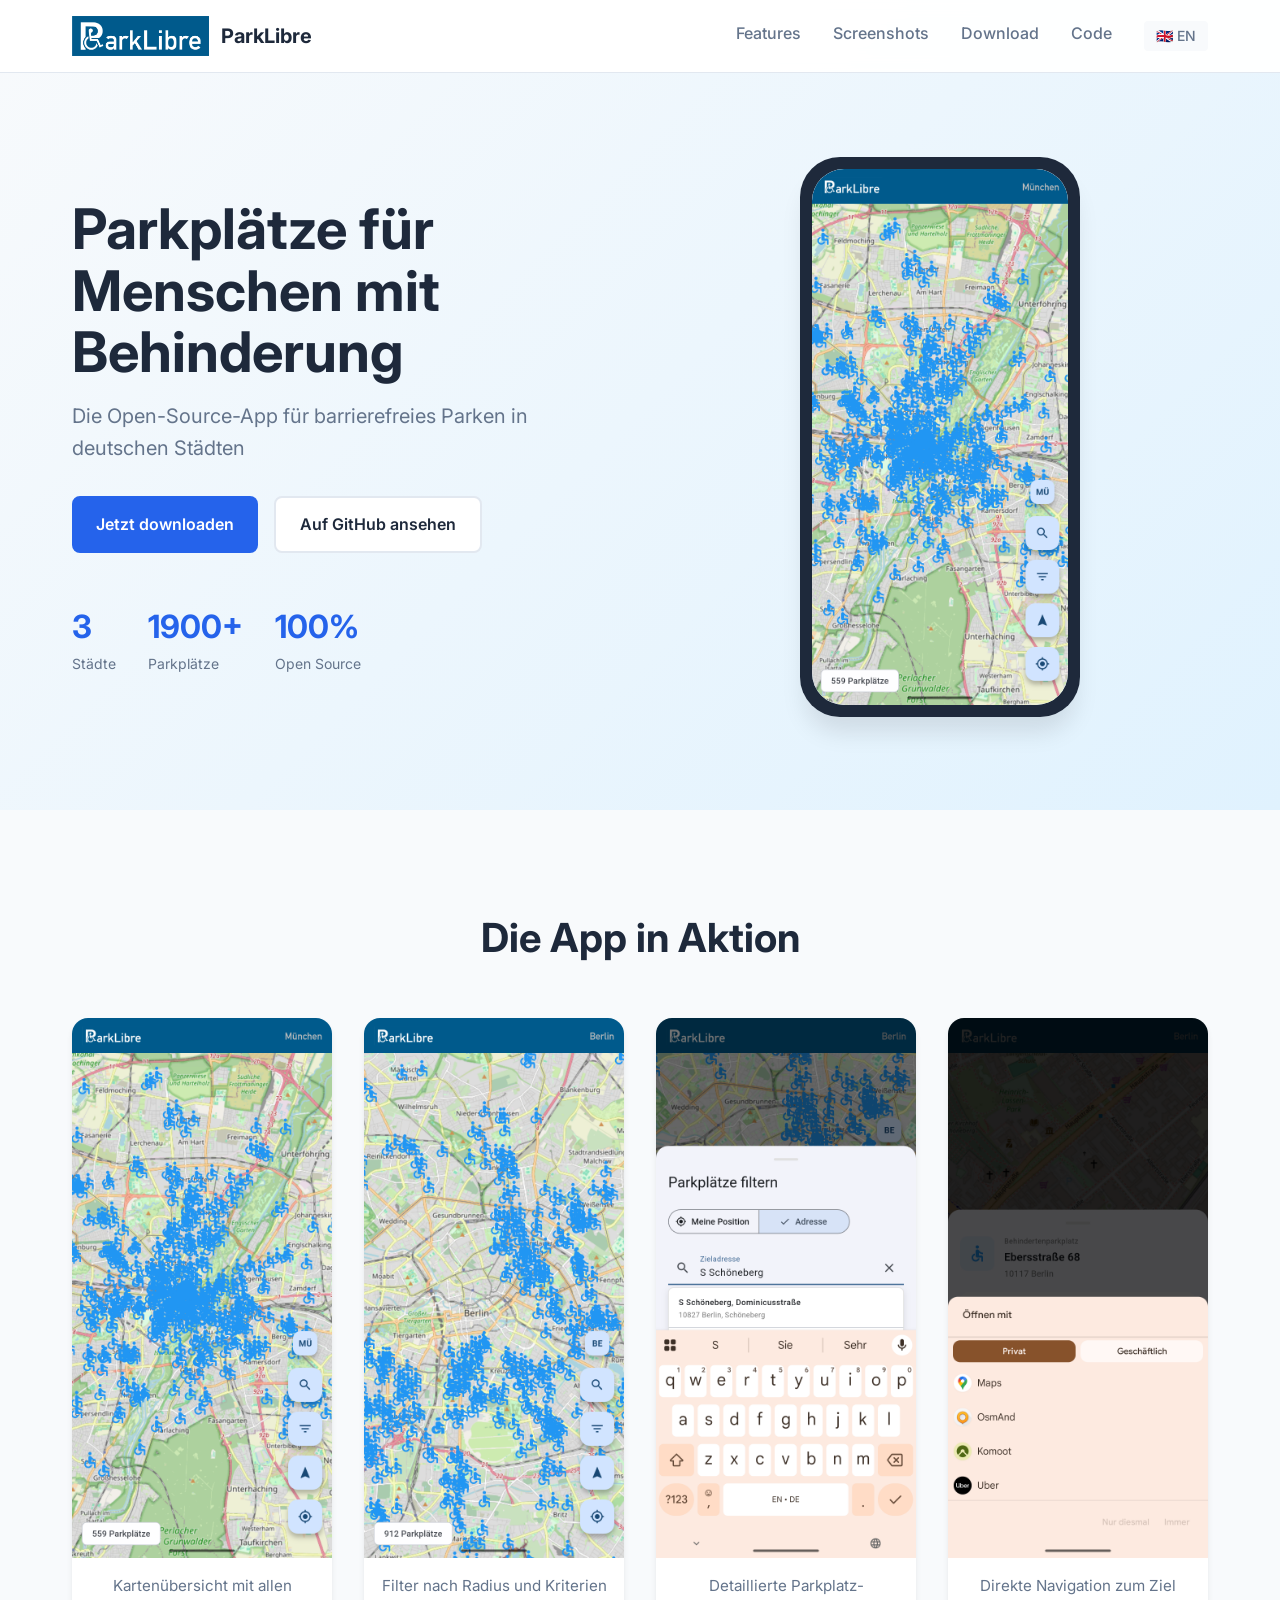
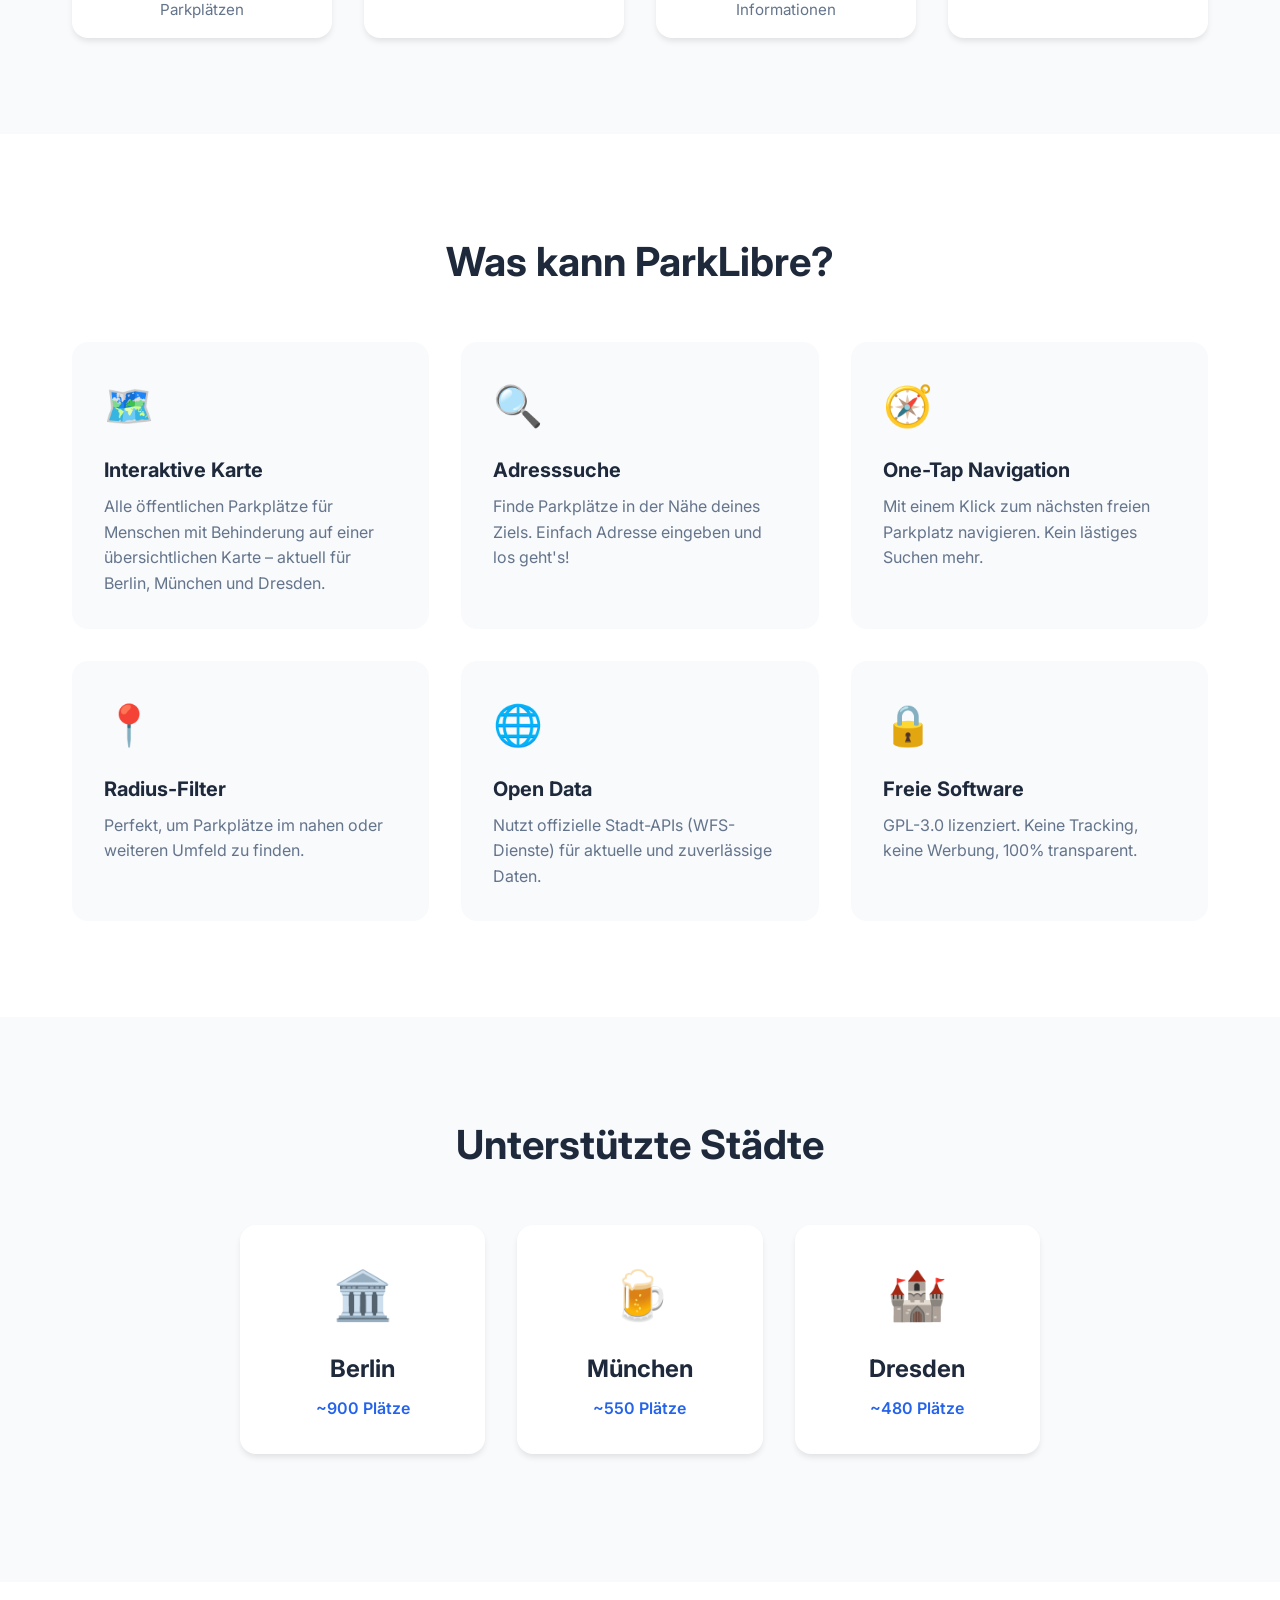
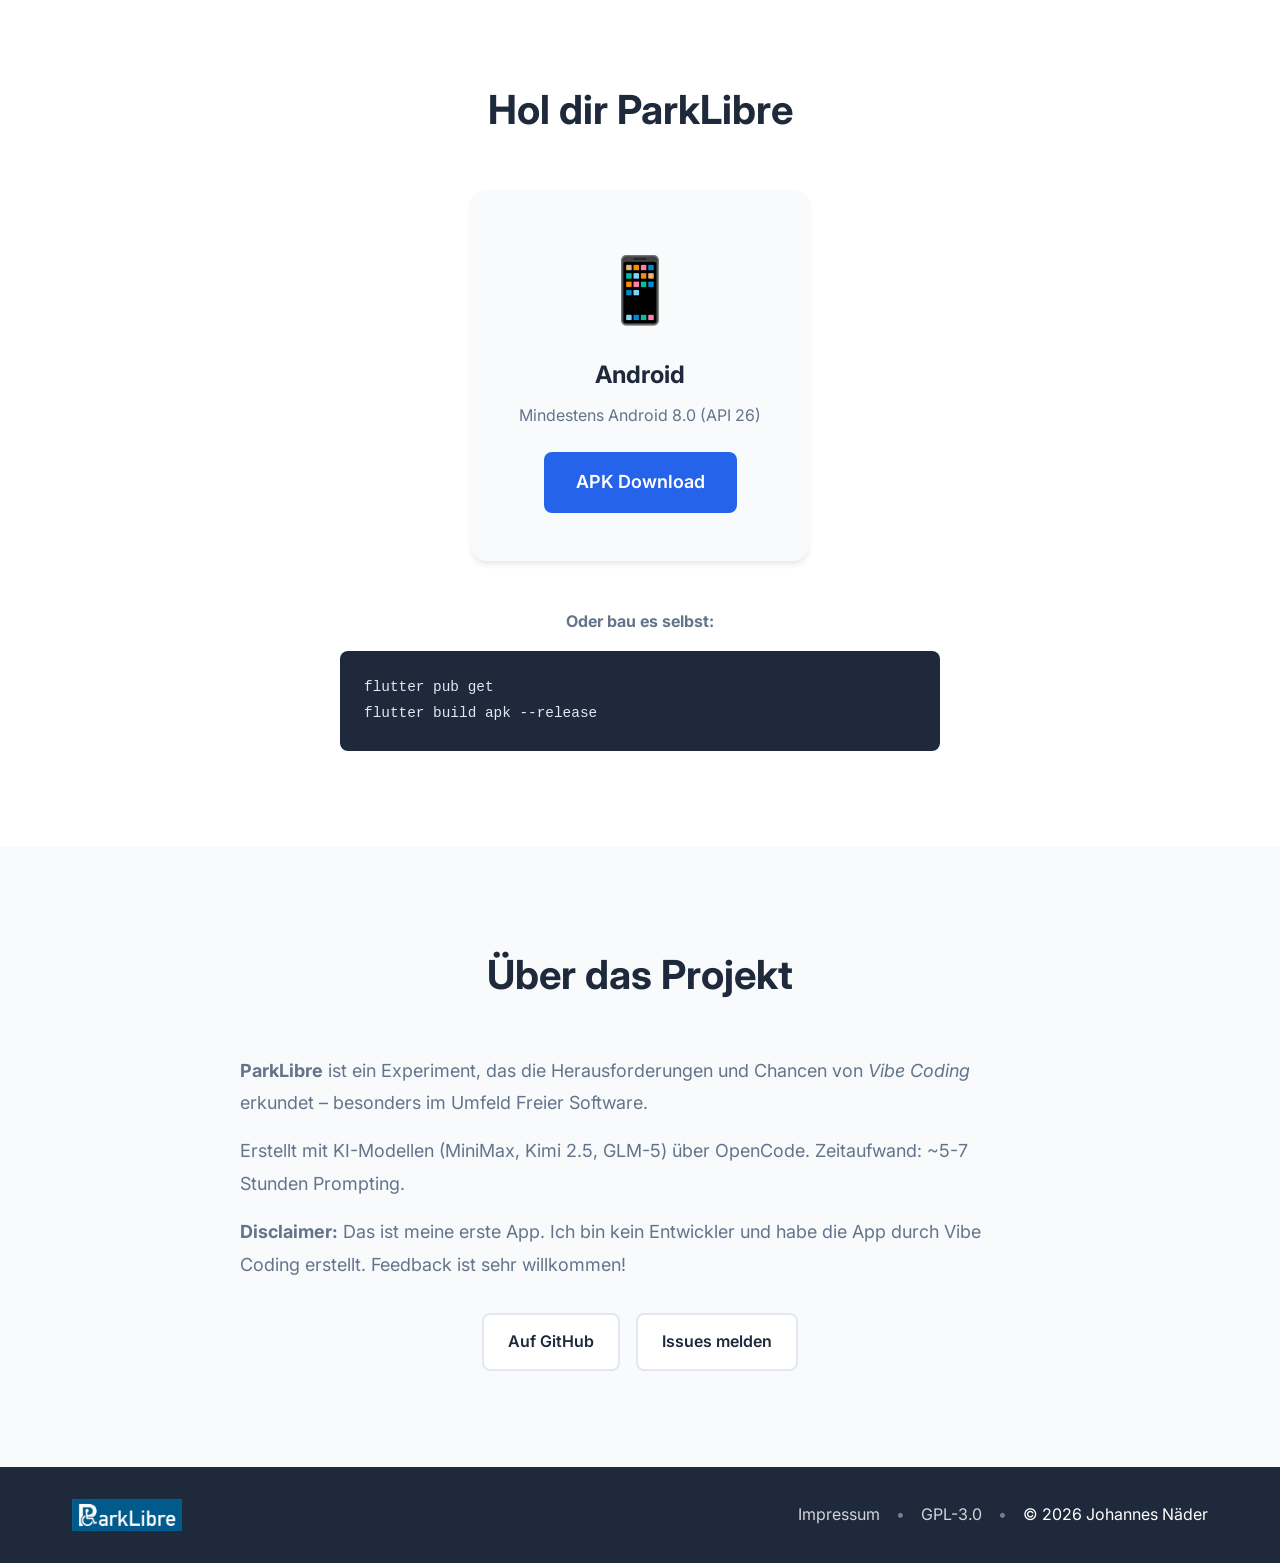
<file: index.html>
<!DOCTYPE html>
<html lang="de">
<head>
    <meta charset="UTF-8">
    <meta name="viewport" content="width=device-width, initial-scale=1.0">
    <title>ParkLibre - Parkplätze für Menschen mit Behinderung</title>
    <link rel="stylesheet" href="styles.css">
    <link href="https://fonts.googleapis.com/css2?family=Inter:wght@400;600;700&display=swap" rel="stylesheet">
</head>
<body>
    <nav class="navbar">
        <div class="container">
            <div class="logo">
                <img src="assets/logo_parklibre.png" alt="ParkLibre Logo">
                <span>ParkLibre</span>
            </div>
            <div class="nav-links">
                <a href="#features">Features</a>
                <a href="#screenshots">Screenshots</a>
                <a href="#download">Download</a>
                <a href="https://github.com/johasjaguar/parklibre" target="_blank">Code</a>
                <a href="index-en.html" class="lang-switch">🇬🇧 EN</a>
            </div>
        </div>
    </nav>

    <header class="hero">
        <div class="container">
            <div class="hero-content">
                <h1>Parkplätze für Menschen mit Behinderung</h1>
                <p class="subtitle">Die Open-Source-App für barrierefreies Parken in deutschen Städten</p>
                <div class="cta-buttons">
                    <a href="#download" class="btn btn-primary">Jetzt downloaden</a>
                    <a href="https://github.com/johasjaguar/parklibre" class="btn btn-secondary">Auf GitHub ansehen</a>
                </div>
                <div class="stats">
                    <div class="stat">
                        <span class="stat-number">3</span>
                        <span class="stat-label">Städte</span>
                    </div>
                    <div class="stat">
                        <span class="stat-number">1900+</span>
                        <span class="stat-label">Parkplätze</span>
                    </div>
                    <div class="stat">
                        <span class="stat-number">100%</span>
                        <span class="stat-label">Open Source</span>
                    </div>
                </div>
            </div>
            <div class="hero-visual">
                <div class="phone-mockup">
                    <div class="phone-screen">
                        <img src="assets/01_map_overview.png" alt="ParkLibre App Screenshot" class="app-screenshot">
                    </div>
                </div>
            </div>
        </div>
    </header>

    <section id="screenshots" class="screenshots">
        <div class="container">
            <h2>Die App in Aktion</h2>
            <div class="screenshots-grid">
                <div class="screenshot-card">
                    <img src="assets/01_map_overview.png" alt="Kartenübersicht">
                    <p>Kartenübersicht mit allen Parkplätzen</p>
                </div>
                <div class="screenshot-card">
                    <img src="assets/02_filter_sheet.png" alt="Filter">
                    <p>Filter nach Radius und Kriterien</p>
                </div>
                <div class="screenshot-card">
                    <img src="assets/03_parking_details.png" alt="Details">
                    <p>Detaillierte Parkplatz-Informationen</p>
                </div>
                <div class="screenshot-card">
                    <img src="assets/04_navigation_info.png" alt="Navigation">
                    <p>Direkte Navigation zum Ziel</p>
                </div>
            </div>
        </div>
    </section>

    <section id="features" class="features">
        <div class="container">
            <h2>Was kann ParkLibre?</h2>
            <div class="features-grid">
                <div class="feature-card">
                    <div class="feature-icon">🗺️</div>
                    <h3>Interaktive Karte</h3>
                    <p>Alle öffentlichen Parkplätze für Menschen mit Behinderung auf einer übersichtlichen Karte – aktuell für Berlin, München und Dresden.</p>
                </div>
                <div class="feature-card">
                    <div class="feature-icon">🔍</div>
                    <h3>Adresssuche</h3>
                    <p>Finde Parkplätze in der Nähe deines Ziels. Einfach Adresse eingeben und los geht's!</p>
                </div>
                <div class="feature-card">
                    <div class="feature-icon">🧭</div>
                    <h3>One-Tap Navigation</h3>
                    <p>Mit einem Klick zum nächsten freien Parkplatz navigieren. Kein lästiges Suchen mehr.</p>
                </div>
                <div class="feature-card">
                    <div class="feature-icon">📍</div>
                    <h3>Radius-Filter</h3>
                    <p>Perfekt, um Parkplätze im nahen oder weiteren Umfeld zu finden.</p>
                </div>
                <div class="feature-card">
                    <div class="feature-icon">🌐</div>
                    <h3>Open Data</h3>
                    <p>Nutzt offizielle Stadt-APIs (WFS-Dienste) für aktuelle und zuverlässige Daten.</p>
                </div>
                <div class="feature-card">
                    <div class="feature-icon">🔒</div>
                    <h3>Freie Software</h3>
                    <p>GPL-3.0 lizenziert. Keine Tracking, keine Werbung, 100% transparent.</p>
                </div>
            </div>
        </div>
    </section>

    <section id="cities" class="cities">
        <div class="container">
            <h2>Unterstützte Städte</h2>
            <div class="cities-grid">
                <div class="city-card">
                    <div class="city-icon">🏛️</div>
                    <h3>Berlin</h3>
                    <span class="city-count">~900 Plätze</span>
                </div>
                <div class="city-card">
                    <div class="city-icon">🍺</div>
                    <h3>München</h3>
                    <span class="city-count">~550 Plätze</span>
                </div>
                <div class="city-card">
                    <div class="city-icon">🏰</div>
                    <h3>Dresden</h3>
                    <span class="city-count">~480 Plätze</span>
                </div>
            </div>
        </div>
    </section>

    <section id="download" class="download">
        <div class="container">
            <h2>Hol dir ParkLibre</h2>
            <div class="download-content">
                <div class="download-card">
                    <div class="platform-icon">📱</div>
                    <h3>Android</h3>
                    <p>Mindestens Android 8.0 (API 26)</p>
                    <a href="https://github.com/johasjaguar/parklibre/releases" class="btn btn-primary btn-large">APK Download</a>
                </div>
            </div>
            <div class="build-info">
                <h4>Oder bau es selbst:</h4>
                <pre><code>flutter pub get
flutter build apk --release</code></pre>
            </div>
        </div>
    </section>

    <section class="about">
        <div class="container">
            <h2>Über das Projekt</h2>
            <div class="about-content">
                <div class="about-text">
                    <p><strong>ParkLibre</strong> ist ein Experiment, das die Herausforderungen und Chancen von <em>Vibe Coding</em> erkundet – besonders im Umfeld Freier Software.</p>
                    <p>Erstellt mit KI-Modellen (MiniMax, Kimi 2.5, GLM-5) über OpenCode. Zeitaufwand: ~5-7 Stunden Prompting.</p>
                    <p><strong>Disclaimer:</strong> Das ist meine erste App. Ich bin kein Entwickler und habe die App durch Vibe Coding erstellt. Feedback ist sehr willkommen!</p>
                </div>
                <div class="about-links">
                    <a href="https://github.com/johasjaguar/parklibre" class="btn btn-secondary">Auf GitHub</a>
                    <a href="https://github.com/johasjaguar/parklibre/issues" class="btn btn-secondary">Issues melden</a>
                </div>
            </div>
        </div>
    </section>

    <footer class="footer">
        <div class="container">
            <div class="footer-content">
                <div class="footer-logo">
                    <img src="assets/logo_parklibre.png" alt="ParkLibre">
                </div>
                <div class="footer-links">
                    <a href="impressum.html">Impressum</a>
                    <span class="separator">•</span>
                    <a href="LICENSES/GPL-3.0-or-later.txt">GPL-3.0</a>
                    <span class="separator">•</span>
                    <span>© 2026 Johannes Näder</span>
                </div>
            </div>
        </div>
    </footer>
</body>
</html>
</file>
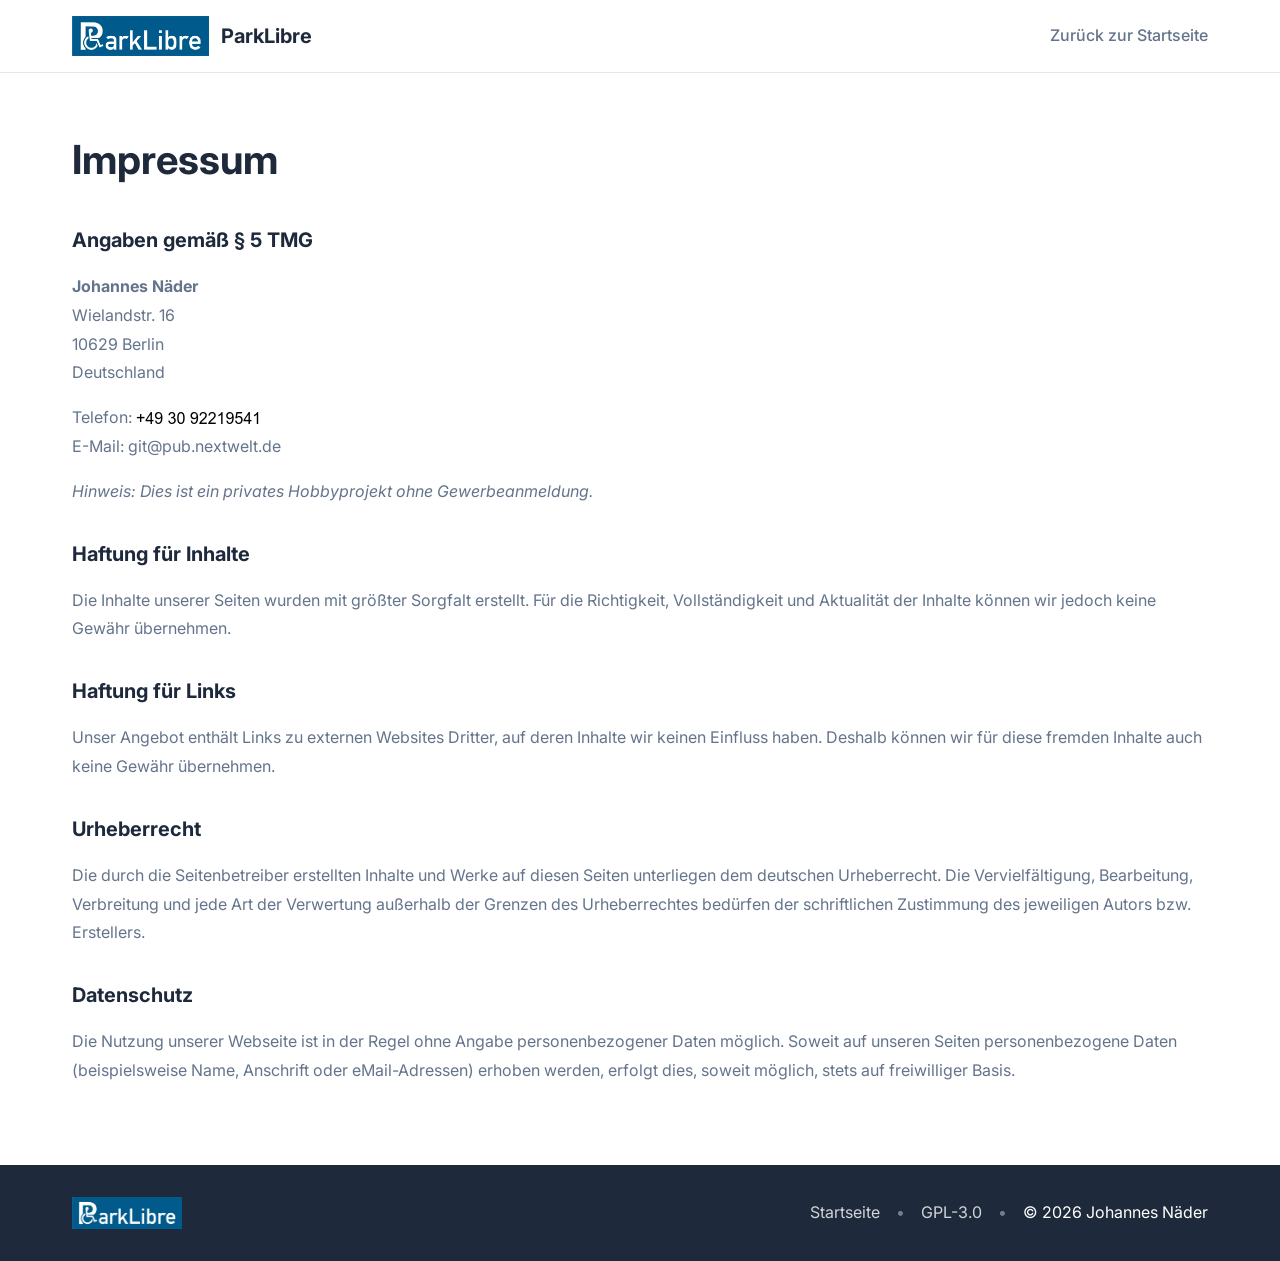
<file: impressum.html>
<!DOCTYPE html>
<html lang="de">
<head>
    <meta charset="UTF-8">
    <meta name="viewport" content="width=device-width, initial-scale=1.0">
    <title>Impressum - ParkLibre</title>
    <link rel="stylesheet" href="styles.css">
    <link href="https://fonts.googleapis.com/css2?family=Inter:wght@400;600;700&display=swap" rel="stylesheet">
</head>
<body>
    <nav class="navbar">
        <div class="container">
            <div class="logo">
                <img src="assets/logo_parklibre.png" alt="ParkLibre Logo">
                <span>ParkLibre</span>
            </div>
            <div class="nav-links">
                <a href="index.html">Zurück zur Startseite</a>
            </div>
        </div>
    </nav>

    <section class="legal-content">
        <div class="container">
            <h1>Impressum</h1>
            
            <h2>Angaben gemäß § 5 TMG</h2>
            <p>
                <strong>Johannes Näder</strong><br>
                Wielandstr. 16<br>
                10629 Berlin<br>
                Deutschland
            </p>
            <p>
                Telefon: <img src="assets/phone_number.png" alt="+49 30 92219541" style="vertical-align: middle; height: 20px;"><br>
                E-Mail: git@pub.nextwelt.de
            </p>
            <p>
                <em>Hinweis: Dies ist ein privates Hobbyprojekt ohne Gewerbeanmeldung.</em>
            </p>

            <h2>Haftung für Inhalte</h2>
            <p>
                Die Inhalte unserer Seiten wurden mit größter Sorgfalt erstellt. Für die Richtigkeit, 
                Vollständigkeit und Aktualität der Inhalte können wir jedoch keine Gewähr übernehmen.
            </p>

            <h2>Haftung für Links</h2>
            <p>
                Unser Angebot enthält Links zu externen Websites Dritter, auf deren Inhalte wir keinen 
                Einfluss haben. Deshalb können wir für diese fremden Inhalte auch keine Gewähr übernehmen.
            </p>

            <h2>Urheberrecht</h2>
            <p>
                Die durch die Seitenbetreiber erstellten Inhalte und Werke auf diesen Seiten unterliegen 
                dem deutschen Urheberrecht. Die Vervielfältigung, Bearbeitung, Verbreitung und jede Art 
                der Verwertung außerhalb der Grenzen des Urheberrechtes bedürfen der schriftlichen 
                Zustimmung des jeweiligen Autors bzw. Erstellers.
            </p>

            <h2>Datenschutz</h2>
            <p>
                Die Nutzung unserer Webseite ist in der Regel ohne Angabe personenbezogener Daten möglich. 
                Soweit auf unseren Seiten personenbezogene Daten (beispielsweise Name, Anschrift oder 
                eMail-Adressen) erhoben werden, erfolgt dies, soweit möglich, stets auf freiwilliger Basis.
            </p>
        </div>
    </section>

    <footer class="footer">
        <div class="container">
            <div class="footer-content">
                <div class="footer-logo">
                    <img src="assets/logo_parklibre.png" alt="ParkLibre">
                </div>
                <div class="footer-links">
                    <a href="index.html">Startseite</a>
                    <span class="separator">•</span>
                    <a href="LICENSES/GPL-3.0-or-later.txt">GPL-3.0</a>
                    <span class="separator">•</span>
                    <span>© 2026 Johannes Näder</span>
                </div>
            </div>
        </div>
    </footer>
</body>
</html>
</file>
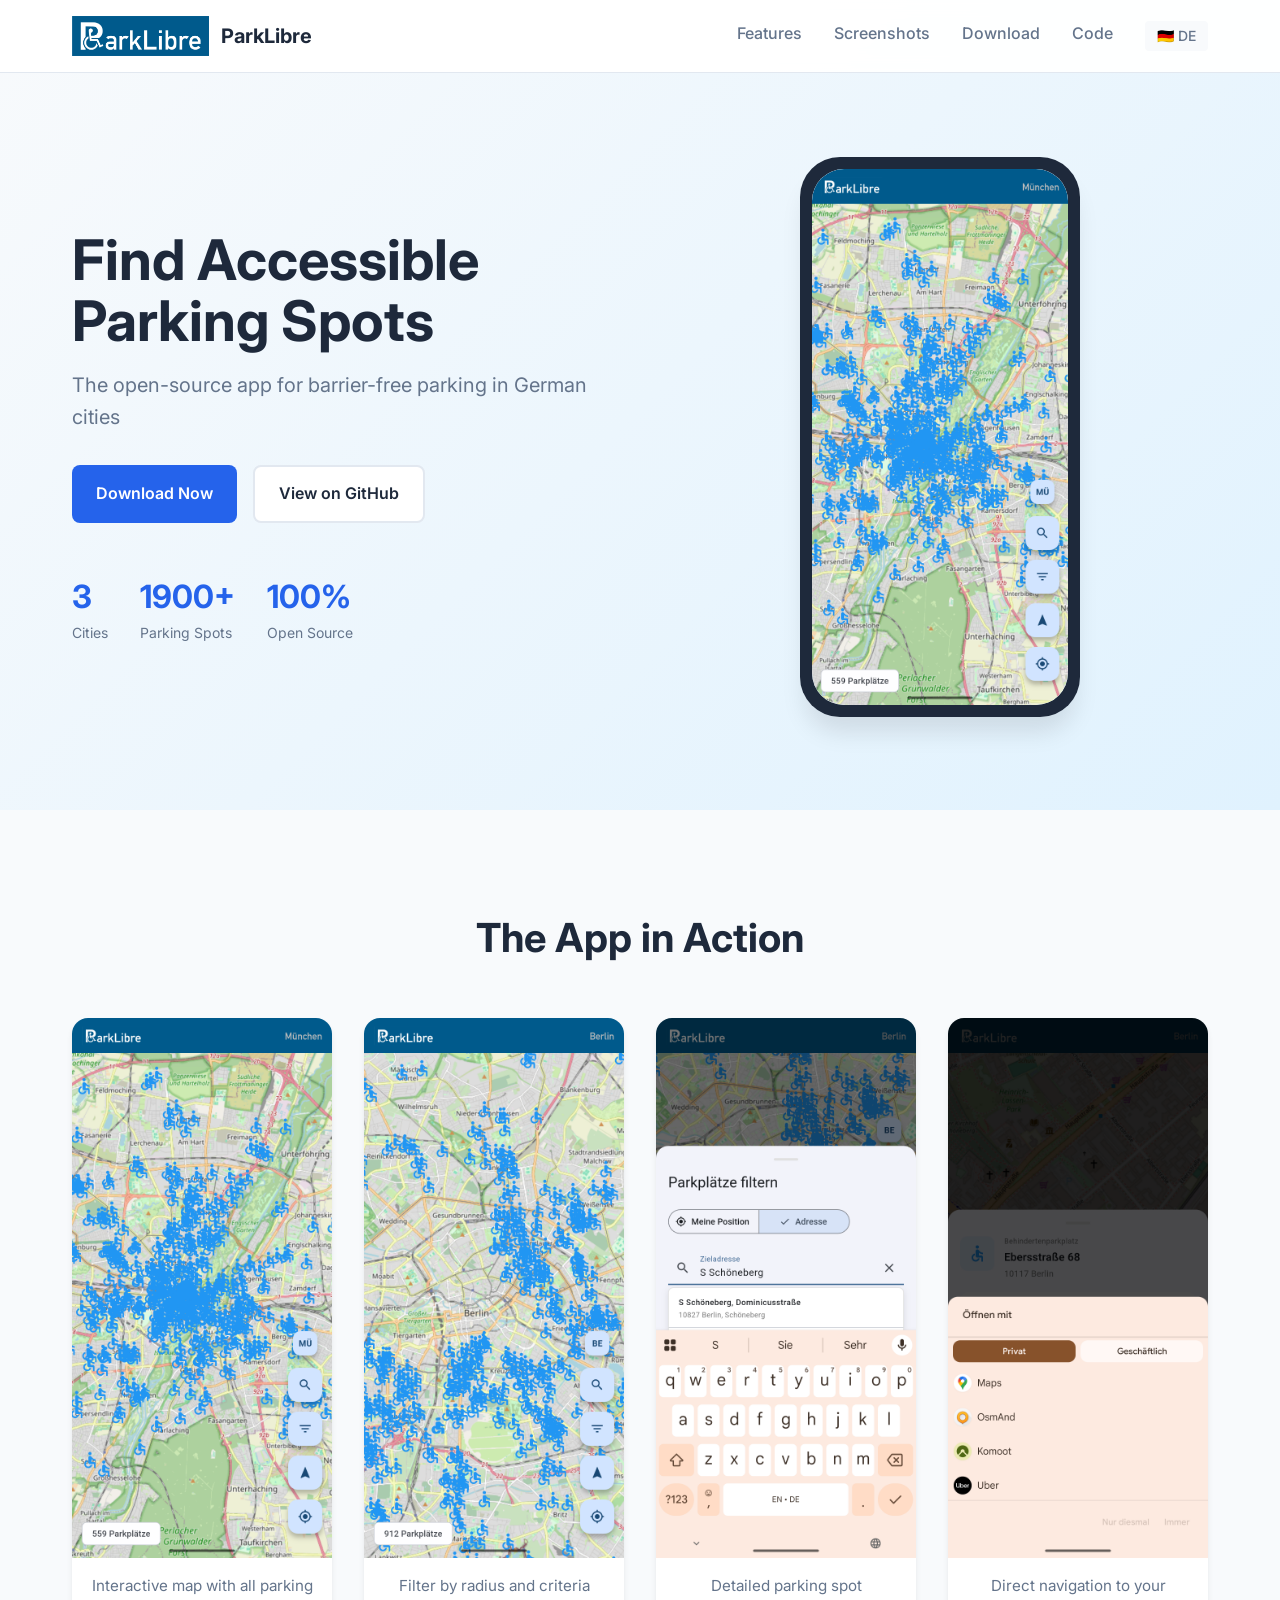
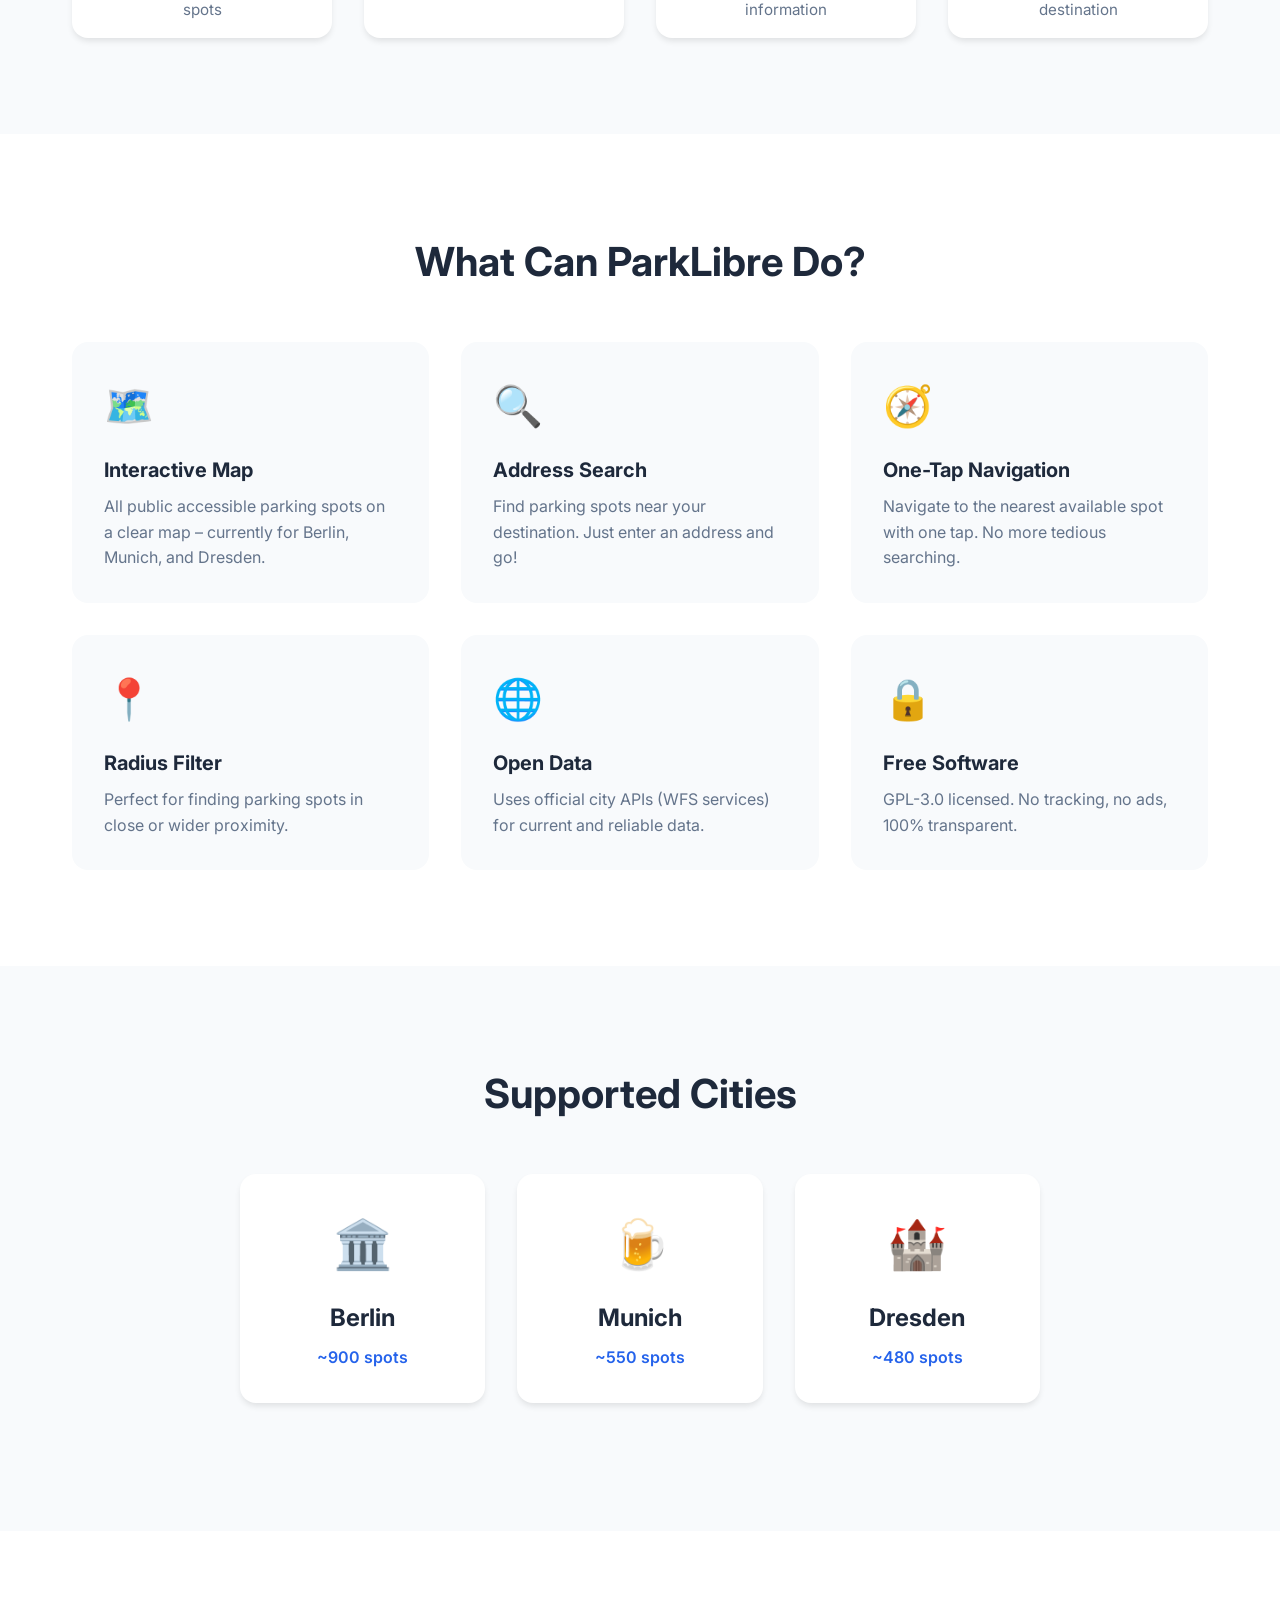
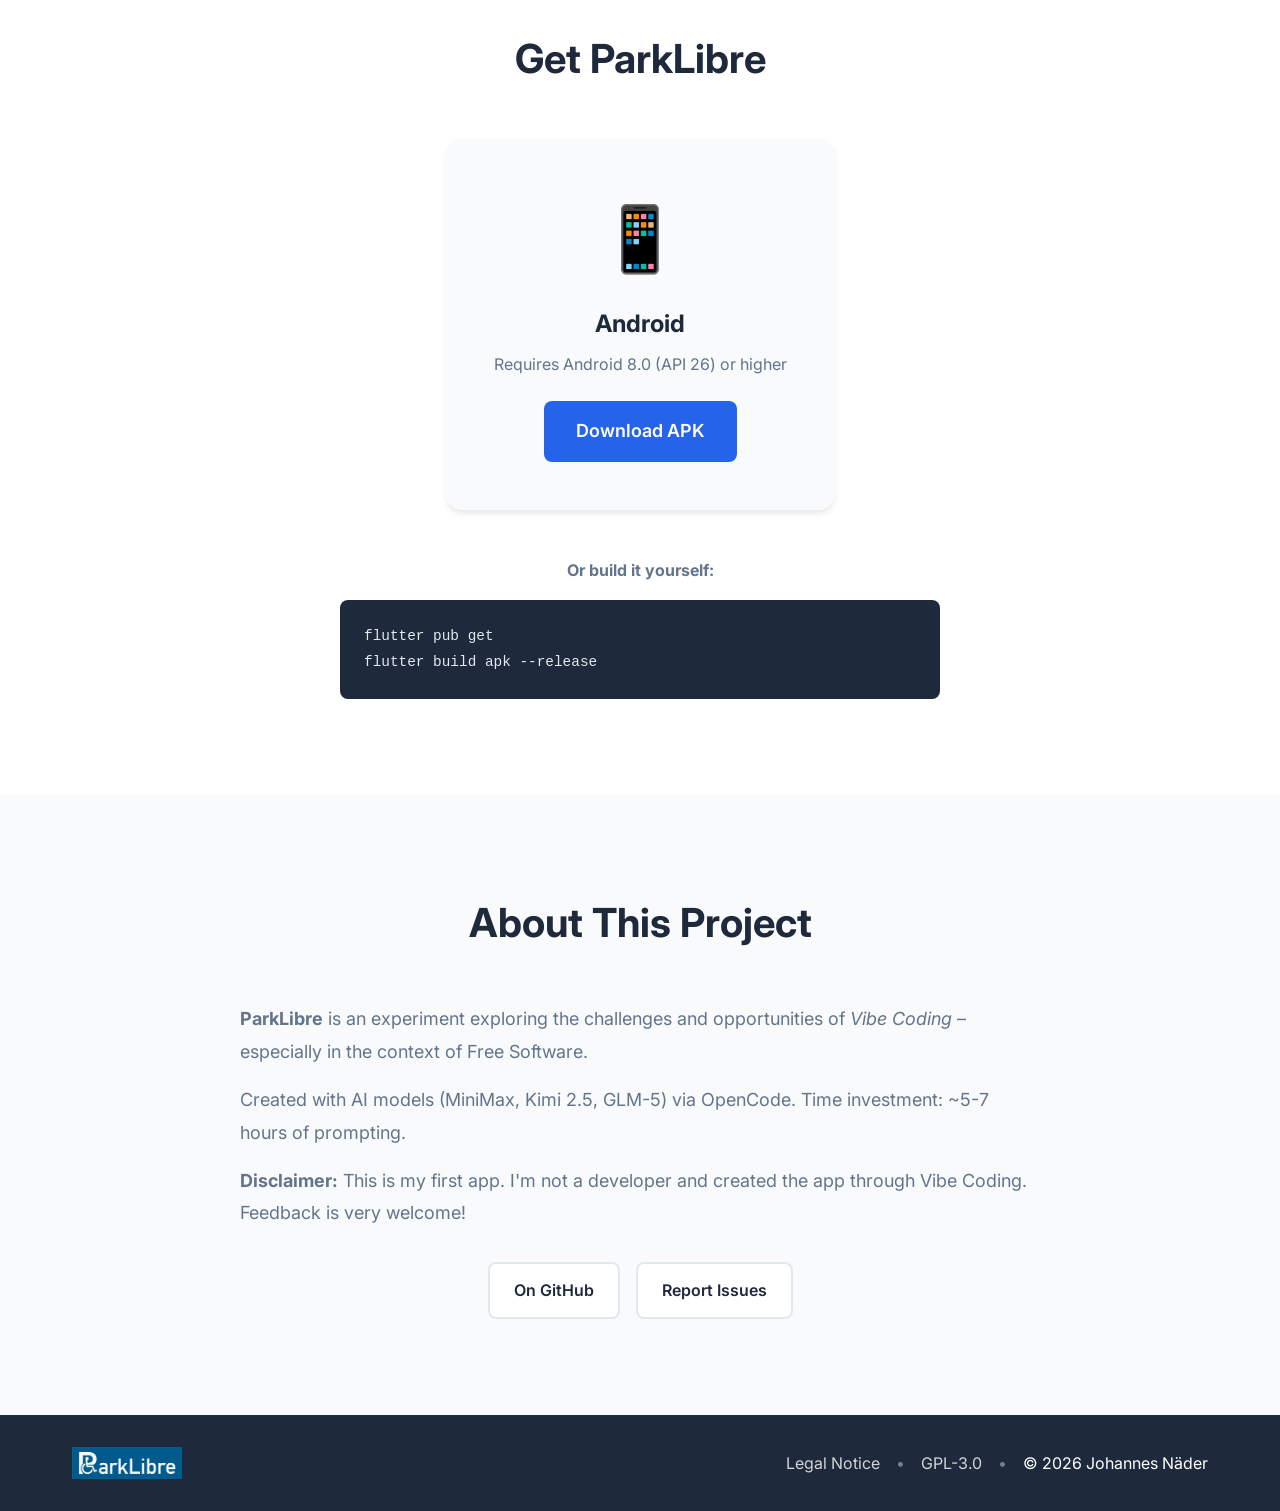
<file: index-en.html>
<!DOCTYPE html>
<html lang="en">
<head>
    <meta charset="UTF-8">
    <meta name="viewport" content="width=device-width, initial-scale=1.0">
    <title>ParkLibre - Find Accessible Parking</title>
    <link rel="stylesheet" href="styles.css">
    <link href="https://fonts.googleapis.com/css2?family=Inter:wght@400;600;700&display=swap" rel="stylesheet">
</head>
<body>
    <nav class="navbar">
        <div class="container">
            <div class="logo">
                <img src="assets/logo_parklibre.png" alt="ParkLibre Logo">
                <span>ParkLibre</span>
            </div>
            <div class="nav-links">
                <a href="#features">Features</a>
                <a href="#screenshots">Screenshots</a>
                <a href="#download">Download</a>
                <a href="https://github.com/johasjaguar/parklibre" target="_blank">Code</a>
                <a href="index.html" class="lang-switch">🇩🇪 DE</a>
            </div>
        </div>
    </nav>

    <header class="hero">
        <div class="container">
            <div class="hero-content">
                <h1>Find Accessible Parking Spots</h1>
                <p class="subtitle">The open-source app for barrier-free parking in German cities</p>
                <div class="cta-buttons">
                    <a href="#download" class="btn btn-primary">Download Now</a>
                    <a href="https://github.com/johasjaguar/parklibre" class="btn btn-secondary">View on GitHub</a>
                </div>
                <div class="stats">
                    <div class="stat">
                        <span class="stat-number">3</span>
                        <span class="stat-label">Cities</span>
                    </div>
                    <div class="stat">
                        <span class="stat-number">1900+</span>
                        <span class="stat-label">Parking Spots</span>
                    </div>
                    <div class="stat">
                        <span class="stat-number">100%</span>
                        <span class="stat-label">Open Source</span>
                    </div>
                </div>
            </div>
            <div class="hero-visual">
                <div class="phone-mockup">
                    <div class="phone-screen">
                        <img src="assets/01_map_overview.png" alt="ParkLibre App Screenshot" class="app-screenshot">
                    </div>
                </div>
            </div>
        </div>
    </header>

    <section id="screenshots" class="screenshots">
        <div class="container">
            <h2>The App in Action</h2>
            <div class="screenshots-grid">
                <div class="screenshot-card">
                    <img src="assets/01_map_overview.png" alt="Map Overview">
                    <p>Interactive map with all parking spots</p>
                </div>
                <div class="screenshot-card">
                    <img src="assets/02_filter_sheet.png" alt="Filter">
                    <p>Filter by radius and criteria</p>
                </div>
                <div class="screenshot-card">
                    <img src="assets/03_parking_details.png" alt="Details">
                    <p>Detailed parking spot information</p>
                </div>
                <div class="screenshot-card">
                    <img src="assets/04_navigation_info.png" alt="Navigation">
                    <p>Direct navigation to your destination</p>
                </div>
            </div>
        </div>
    </section>

    <section id="features" class="features">
        <div class="container">
            <h2>What Can ParkLibre Do?</h2>
            <div class="features-grid">
                <div class="feature-card">
                    <div class="feature-icon">🗺️</div>
                    <h3>Interactive Map</h3>
                    <p>All public accessible parking spots on a clear map – currently for Berlin, Munich, and Dresden.</p>
                </div>
                <div class="feature-card">
                    <div class="feature-icon">🔍</div>
                    <h3>Address Search</h3>
                    <p>Find parking spots near your destination. Just enter an address and go!</p>
                </div>
                <div class="feature-card">
                    <div class="feature-icon">🧭</div>
                    <h3>One-Tap Navigation</h3>
                    <p>Navigate to the nearest available spot with one tap. No more tedious searching.</p>
                </div>
                <div class="feature-card">
                    <div class="feature-icon">📍</div>
                    <h3>Radius Filter</h3>
                    <p>Perfect for finding parking spots in close or wider proximity.</p>
                </div>
                <div class="feature-card">
                    <div class="feature-icon">🌐</div>
                    <h3>Open Data</h3>
                    <p>Uses official city APIs (WFS services) for current and reliable data.</p>
                </div>
                <div class="feature-card">
                    <div class="feature-icon">🔒</div>
                    <h3>Free Software</h3>
                    <p>GPL-3.0 licensed. No tracking, no ads, 100% transparent.</p>
                </div>
            </div>
        </div>
    </section>

    <section id="cities" class="cities">
        <div class="container">
            <h2>Supported Cities</h2>
            <div class="cities-grid">
                <div class="city-card">
                    <div class="city-icon">🏛️</div>
                    <h3>Berlin</h3>
                    <span class="city-count">~900 spots</span>
                </div>
                <div class="city-card">
                    <div class="city-icon">🍺</div>
                    <h3>Munich</h3>
                    <span class="city-count">~550 spots</span>
                </div>
                <div class="city-card">
                    <div class="city-icon">🏰</div>
                    <h3>Dresden</h3>
                    <span class="city-count">~480 spots</span>
                </div>
            </div>
        </div>
    </section>

    <section id="download" class="download">
        <div class="container">
            <h2>Get ParkLibre</h2>
            <div class="download-content">
                <div class="download-card">
                    <div class="platform-icon">📱</div>
                    <h3>Android</h3>
                    <p>Requires Android 8.0 (API 26) or higher</p>
                    <a href="https://github.com/johasjaguar/parklibre/releases" class="btn btn-primary btn-large">Download APK</a>
                </div>
            </div>
            <div class="build-info">
                <h4>Or build it yourself:</h4>
                <pre><code>flutter pub get
flutter build apk --release</code></pre>
            </div>
        </div>
    </section>

    <section class="about">
        <div class="container">
            <h2>About This Project</h2>
            <div class="about-content">
                <div class="about-text">
                    <p><strong>ParkLibre</strong> is an experiment exploring the challenges and opportunities of <em>Vibe Coding</em> – especially in the context of Free Software.</p>
                    <p>Created with AI models (MiniMax, Kimi 2.5, GLM-5) via OpenCode. Time investment: ~5-7 hours of prompting.</p>
                    <p><strong>Disclaimer:</strong> This is my first app. I'm not a developer and created the app through Vibe Coding. Feedback is very welcome!</p>
                </div>
                <div class="about-links">
                    <a href="https://github.com/johasjaguar/parklibre" class="btn btn-secondary">On GitHub</a>
                    <a href="https://github.com/johasjaguar/parklibre/issues" class="btn btn-secondary">Report Issues</a>
                </div>
            </div>
        </div>
    </section>

    <footer class="footer">
        <div class="container">
            <div class="footer-content">
                <div class="footer-logo">
                    <img src="assets/logo_parklibre.png" alt="ParkLibre">
                </div>
                <div class="footer-links">
                    <a href="impressum.html">Legal Notice</a>
                    <span class="separator">•</span>
                    <a href="LICENSES/GPL-3.0-or-later.txt">GPL-3.0</a>
                    <span class="separator">•</span>
                    <span>© 2026 Johannes Näder</span>
                </div>
            </div>
        </div>
    </footer>
</body>
</html>
</file>
<file: styles.css>
/* Reset & Base */
* {
    margin: 0;
    padding: 0;
    box-sizing: border-box;
}

:root {
    --primary: #2563eb;
    --primary-dark: #1d4ed8;
    --secondary: #64748b;
    --background: #ffffff;
    --surface: #f8fafc;
    --text: #1e293b;
    --text-light: #64748b;
    --border: #e2e8f0;
    --shadow: 0 4px 6px -1px rgba(0, 0, 0, 0.1);
    --shadow-lg: 0 20px 25px -5px rgba(0, 0, 0, 0.1);
}

body {
    font-family: 'Inter', -apple-system, BlinkMacSystemFont, sans-serif;
    line-height: 1.6;
    color: var(--text);
    background: var(--background);
}

.container {
    max-width: 1200px;
    margin: 0 auto;
    padding: 0 2rem;
}

/* Navigation */
.navbar {
    position: fixed;
    top: 0;
    left: 0;
    right: 0;
    background: rgba(255, 255, 255, 0.95);
    backdrop-filter: blur(10px);
    border-bottom: 1px solid var(--border);
    z-index: 1000;
    padding: 1rem 0;
}

.navbar .container {
    display: flex;
    justify-content: space-between;
    align-items: center;
}

.logo {
    display: flex;
    align-items: center;
    gap: 0.75rem;
    font-weight: 700;
    font-size: 1.25rem;
    color: var(--text);
    text-decoration: none;
}

.logo img {
    height: 40px;
    width: auto;
}

.nav-links {
    display: flex;
    gap: 2rem;
}

.nav-links a {
    color: var(--text-light);
    text-decoration: none;
    font-weight: 500;
    transition: color 0.2s;
}

.nav-links a:hover {
    color: var(--primary);
}

/* Hero Section */
.hero {
    padding: 8rem 0 4rem;
    background: linear-gradient(135deg, var(--surface) 0%, #e0f2fe 100%);
    min-height: 90vh;
    display: flex;
    align-items: center;
}

.hero .container {
    display: grid;
    grid-template-columns: 1fr 1fr;
    gap: 4rem;
    align-items: center;
}

.hero-content h1 {
    font-size: 3.5rem;
    font-weight: 700;
    line-height: 1.1;
    margin-bottom: 1rem;
    color: var(--text);
}

.subtitle {
    font-size: 1.25rem;
    color: var(--text-light);
    margin-bottom: 2rem;
}

.cta-buttons {
    display: flex;
    gap: 1rem;
    margin-bottom: 3rem;
}

.btn {
    display: inline-flex;
    align-items: center;
    justify-content: center;
    padding: 0.875rem 1.5rem;
    border-radius: 0.5rem;
    font-weight: 600;
    text-decoration: none;
    transition: all 0.2s;
    border: none;
    cursor: pointer;
}

.btn-primary {
    background: var(--primary);
    color: white;
}

.btn-primary:hover {
    background: var(--primary-dark);
    transform: translateY(-2px);
    box-shadow: var(--shadow);
}

.btn-secondary {
    background: white;
    color: var(--text);
    border: 2px solid var(--border);
}

.btn-secondary:hover {
    border-color: var(--primary);
    color: var(--primary);
}

.btn-large {
    padding: 1rem 2rem;
    font-size: 1.125rem;
}

/* Stats */
.stats {
    display: flex;
    gap: 2rem;
}

.stat {
    display: flex;
    flex-direction: column;
}

.stat-number {
    font-size: 2rem;
    font-weight: 700;
    color: var(--primary);
}

.stat-label {
    font-size: 0.875rem;
    color: var(--text-light);
}

/* Phone Mockup */
.hero-visual {
    display: flex;
    justify-content: center;
}

.phone-mockup {
    width: 280px;
    height: 560px;
    background: #1e293b;
    border-radius: 2.5rem;
    padding: 0.75rem;
    box-shadow: var(--shadow-lg);
    position: relative;
}

.phone-screen {
    width: 100%;
    height: 100%;
    background: #e0f2fe;
    border-radius: 2rem;
    overflow: hidden;
    position: relative;
}

.map-placeholder {
    width: 100%;
    height: 100%;
    background: linear-gradient(180deg, #bae6fd 0%, #e0f2fe 100%);
    position: relative;
}

.pin {
    position: absolute;
    width: 24px;
    height: 24px;
    background: var(--primary);
    border-radius: 50% 50% 50% 0;
    transform: rotate(-45deg);
    box-shadow: var(--shadow);
}

.pin::after {
    content: '';
    position: absolute;
    width: 8px;
    height: 8px;
    background: white;
    border-radius: 50%;
    top: 50%;
    left: 50%;
    transform: translate(-50%, -50%) rotate(45deg);
}

.pin-1 { top: 30%; left: 25%; }
.pin-2 { top: 45%; left: 60%; }
.pin-3 { top: 65%; left: 40%; }

.app-screenshot {
    width: 100%;
    height: 100%;
    object-fit: cover;
    border-radius: 2rem;
}

/* Language Switcher */
.lang-switch {
    background: var(--surface);
    padding: 0.25rem 0.75rem;
    border-radius: 0.25rem;
    font-size: 0.875rem;
}

/* Screenshots Section */
.screenshots {
    padding: 6rem 0;
    background: var(--surface);
}

.screenshots h2 {
    text-align: center;
    font-size: 2.5rem;
    margin-bottom: 3rem;
    color: var(--text);
}

.screenshots-grid {
    display: grid;
    grid-template-columns: repeat(auto-fit, minmax(250px, 1fr));
    gap: 2rem;
}

.screenshot-card {
    background: white;
    border-radius: 1rem;
    overflow: hidden;
    box-shadow: var(--shadow);
    transition: all 0.3s;
}

.screenshot-card:hover {
    transform: translateY(-4px);
    box-shadow: var(--shadow-lg);
}

.screenshot-card img {
    width: 100%;
    height: auto;
    display: block;
}

.screenshot-card p {
    padding: 1rem;
    text-align: center;
    color: var(--text-light);
    font-size: 0.95rem;
}

/* Features Section */
.features {
    padding: 6rem 0;
    background: var(--background);
}

.features h2 {
    text-align: center;
    font-size: 2.5rem;
    margin-bottom: 3rem;
    color: var(--text);
}

.features-grid {
    display: grid;
    grid-template-columns: repeat(auto-fit, minmax(300px, 1fr));
    gap: 2rem;
}

.feature-card {
    background: var(--surface);
    padding: 2rem;
    border-radius: 1rem;
    transition: all 0.3s;
}

.feature-card:hover {
    transform: translateY(-4px);
    box-shadow: var(--shadow-lg);
}

.feature-icon {
    font-size: 2.5rem;
    margin-bottom: 1rem;
}

.feature-card h3 {
    font-size: 1.25rem;
    margin-bottom: 0.5rem;
    color: var(--text);
}

.feature-card p {
    color: var(--text-light);
    line-height: 1.6;
}

/* Cities Section */
.cities {
    padding: 6rem 0;
    background: var(--surface);
}

.cities h2 {
    text-align: center;
    font-size: 2.5rem;
    margin-bottom: 3rem;
    color: var(--text);
}

.cities-grid {
    display: grid;
    grid-template-columns: repeat(auto-fit, minmax(200px, 1fr));
    gap: 2rem;
    max-width: 800px;
    margin: 0 auto 2rem;
}

.city-card {
    background: white;
    padding: 2rem;
    border-radius: 1rem;
    text-align: center;
    box-shadow: var(--shadow);
    transition: all 0.3s;
}

.city-card:hover {
    transform: scale(1.05);
}

.city-icon {
    font-size: 3rem;
    margin-bottom: 1rem;
}

.city-card h3 {
    font-size: 1.5rem;
    margin-bottom: 0.5rem;
    color: var(--text);
}

.city-count {
    color: var(--primary);
    font-weight: 600;
}

.coming-soon {
    text-align: center;
    font-size: 1.125rem;
    color: var(--text-light);
    margin-top: 2rem;
}

/* Download Section */
.download {
    padding: 6rem 0;
    background: var(--background);
}

.download h2 {
    text-align: center;
    font-size: 2.5rem;
    margin-bottom: 3rem;
    color: var(--text);
}

.download-content {
    display: flex;
    justify-content: center;
    margin-bottom: 3rem;
}

.download-card {
    background: var(--surface);
    padding: 3rem;
    border-radius: 1rem;
    text-align: center;
    max-width: 400px;
    box-shadow: var(--shadow);
}

.platform-icon {
    font-size: 4rem;
    margin-bottom: 1rem;
}

.download-card h3 {
    font-size: 1.5rem;
    margin-bottom: 0.5rem;
}

.download-card p {
    color: var(--text-light);
    margin-bottom: 1.5rem;
}

.build-info {
    max-width: 600px;
    margin: 0 auto;
    text-align: center;
}

.build-info h4 {
    margin-bottom: 1rem;
    color: var(--text-light);
}

.build-info pre {
    background: #1e293b;
    color: #e2e8f0;
    padding: 1.5rem;
    border-radius: 0.5rem;
    overflow-x: auto;
    text-align: left;
    font-family: 'Monaco', 'Menlo', monospace;
    font-size: 0.9rem;
}

.build-info code {
    display: block;
    line-height: 1.8;
}

/* About Section */
.about {
    padding: 6rem 0;
    background: var(--surface);
}

.about h2 {
    text-align: center;
    font-size: 2.5rem;
    margin-bottom: 3rem;
    color: var(--text);
}

.about-content {
    max-width: 800px;
    margin: 0 auto;
}

.about-text {
    margin-bottom: 2rem;
}

.about-text p {
    margin-bottom: 1rem;
    color: var(--text-light);
    font-size: 1.125rem;
    line-height: 1.8;
}

.about-links {
    display: flex;
    gap: 1rem;
    justify-content: center;
}

/* Footer */
.footer {
    padding: 2rem 0;
    background: var(--text);
    color: white;
}

.footer-content {
    display: flex;
    justify-content: space-between;
    align-items: center;
}

.footer-logo {
    display: flex;
    align-items: center;
    gap: 1rem;
}

.footer-logo img {
    height: 32px;
    width: auto;
}

.footer-logo span {
    color: rgba(255, 255, 255, 0.8);
}

.footer-links {
    display: flex;
    align-items: center;
    gap: 1rem;
}

.footer-links a {
    color: rgba(255, 255, 255, 0.8);
    text-decoration: none;
    transition: color 0.2s;
}

.footer-links a:hover {
    color: white;
}

.separator {
    color: rgba(255, 255, 255, 0.4);
}

/* Legal Content Pages */
.legal-content {
    padding: 8rem 0 4rem;
    min-height: 70vh;
}

.legal-content h1 {
    font-size: 2.5rem;
    margin-bottom: 2rem;
    color: var(--text);
}

.legal-content h2 {
    font-size: 1.25rem;
    margin: 2rem 0 1rem;
    color: var(--text);
}

.legal-content p {
    color: var(--text-light);
    line-height: 1.8;
    margin-bottom: 1rem;
}

/* Responsive */
@media (max-width: 768px) {
    .hero .container {
        grid-template-columns: 1fr;
        gap: 2rem;
    }
    
    .hero-content h1 {
        font-size: 2.5rem;
    }
    
    .cta-buttons {
        flex-direction: column;
    }
    
    .stats {
        justify-content: center;
    }
    
    .hero-visual {
        order: -1;
    }
    
    .phone-mockup {
        width: 240px;
        height: 480px;
    }
    
    .nav-links {
        display: none;
    }
    
    .features-grid {
        grid-template-columns: 1fr;
    }
    
    .footer-content {
        flex-direction: column;
        gap: 1rem;
        text-align: center;
    }
    
    .about-links {
        flex-direction: column;
    }
}
</file>
